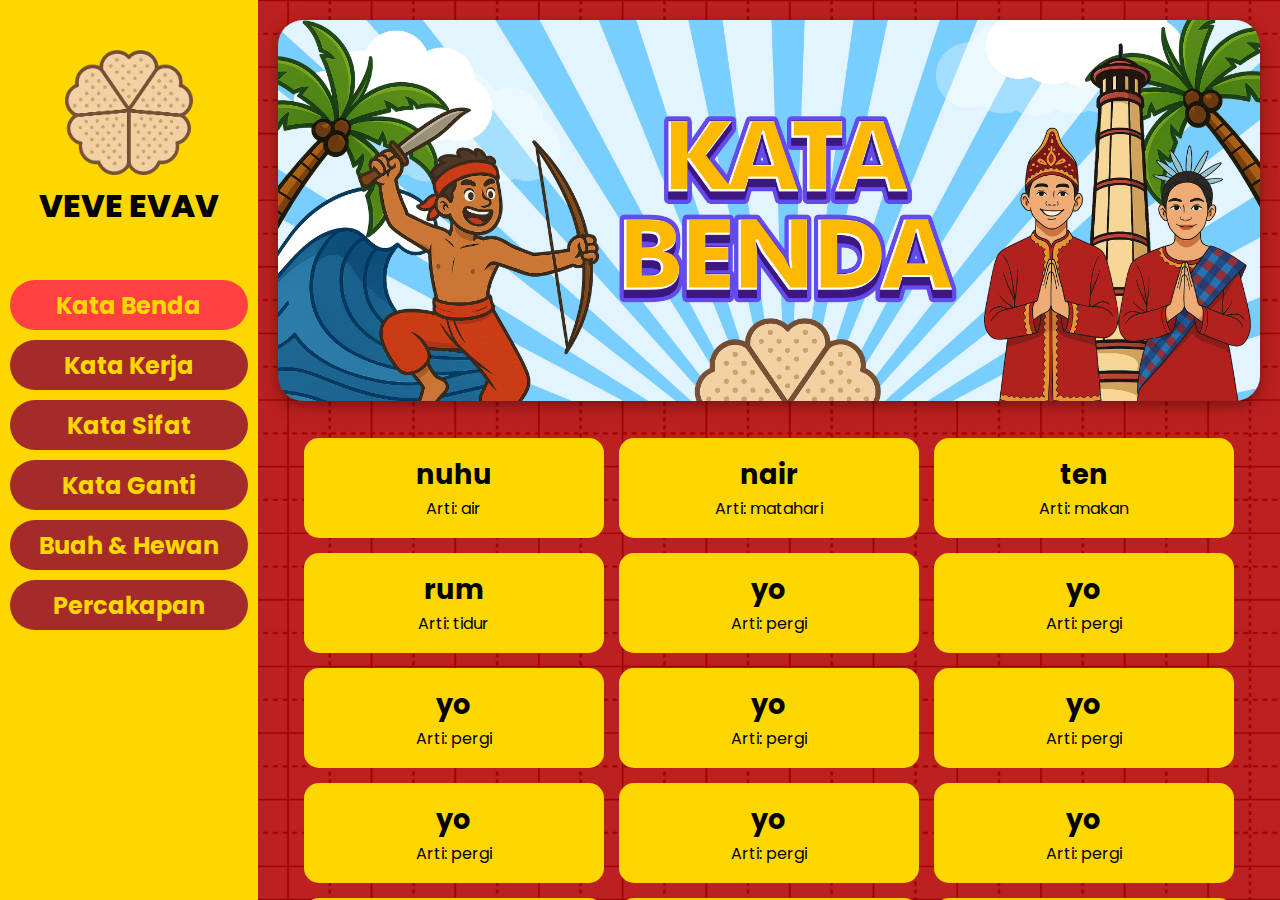
<file: benda.html>
<!DOCTYPE html>
<html lang="en">
<head>
    <meta charset="UTF-8">
    <meta name="viewport" content="width=device-width, initial-scale=1.0">
    <link rel="shortcut icon" type="x-icon" href="./asset/logoembal.png">
    <title>Kata Benda</title>
    <link rel="preconnect" href="https://fonts.googleapis.com">
    <link rel="preconnect" href="https://fonts.gstatic.com" crossorigin>
    <link href="https://fonts.googleapis.com/css2?family=Poppins:ital,wght@0,100;0,200;0,300;0,400;0,500;0,600;0,700;0,800;0,900;1,100;1,200;1,300;1,400;1,500;1,600;1,700;1,800;1,900&display=swap" rel="stylesheet">
    <link rel="stylesheet" href="./css/benda.css">
</head>
<body>
    <section class="box">
        <div class="left-box">
            <a href="index.html"><img src="./asset/logoembal.png"></a>
            <h1>VEVE EVAV</h1>
            <div class="boxes">
                 <a href="benda.html"><div class="box-in box-on">
                    <h2>Kata Benda</h2>
                </div></a>
                <a href="kerja.html"><div class="box-in">
                    <h2>Kata Kerja</h2>
                </div></a>
                <a href="sifat.html"><div class="box-in">
                    <h2>Kata Sifat</h2>
                </div></a>
                <a href="ganti.html"><div class="box-in">
                    <h2>Kata Ganti</h2>
                </div></a>
                <a href="buahHewan.html"><div class="box-in">
                    <h2>Buah & Hewan</h2>
                </div></a>
                <a href="cakap.html"><div class="box-in">
                    <h2>Percakapan</h2>
                </div></a>
            </div>
        </div>
        <div class="right-box">
            <div class="nav">
                <img src="./asset/hero1.jpg">
            </div>
            <div id="cards">

            </div>
            <div class="nav-pilh">
                <div class="up"><h1>PILIH PEMBELAJARAN</h1></div>
                <div class="pil">
                    <ul>
                        <a href="index.html"><li>Beranda</li></a>
                        <a href="benda.html"><li>Kata Benda</li></a>
                        <a href="kerja.html"><li>Kata Kerja</li></a>
                        <a href="sifat.html"><li>Kata Sifat</li></a>
                        <a href="ganti.html"><li>Kata Ganti</li></a>
                        <a href="buahHewan.html"><li>Buah & Hewan</li></a>
                        <a href="cakap.html"><li>Percakapan</li></a>
                    </ul>
                </div>
            </div>
        </div>
    </section>

    <script src="./script/benda.js"></script>
</body>
</html>
</file>
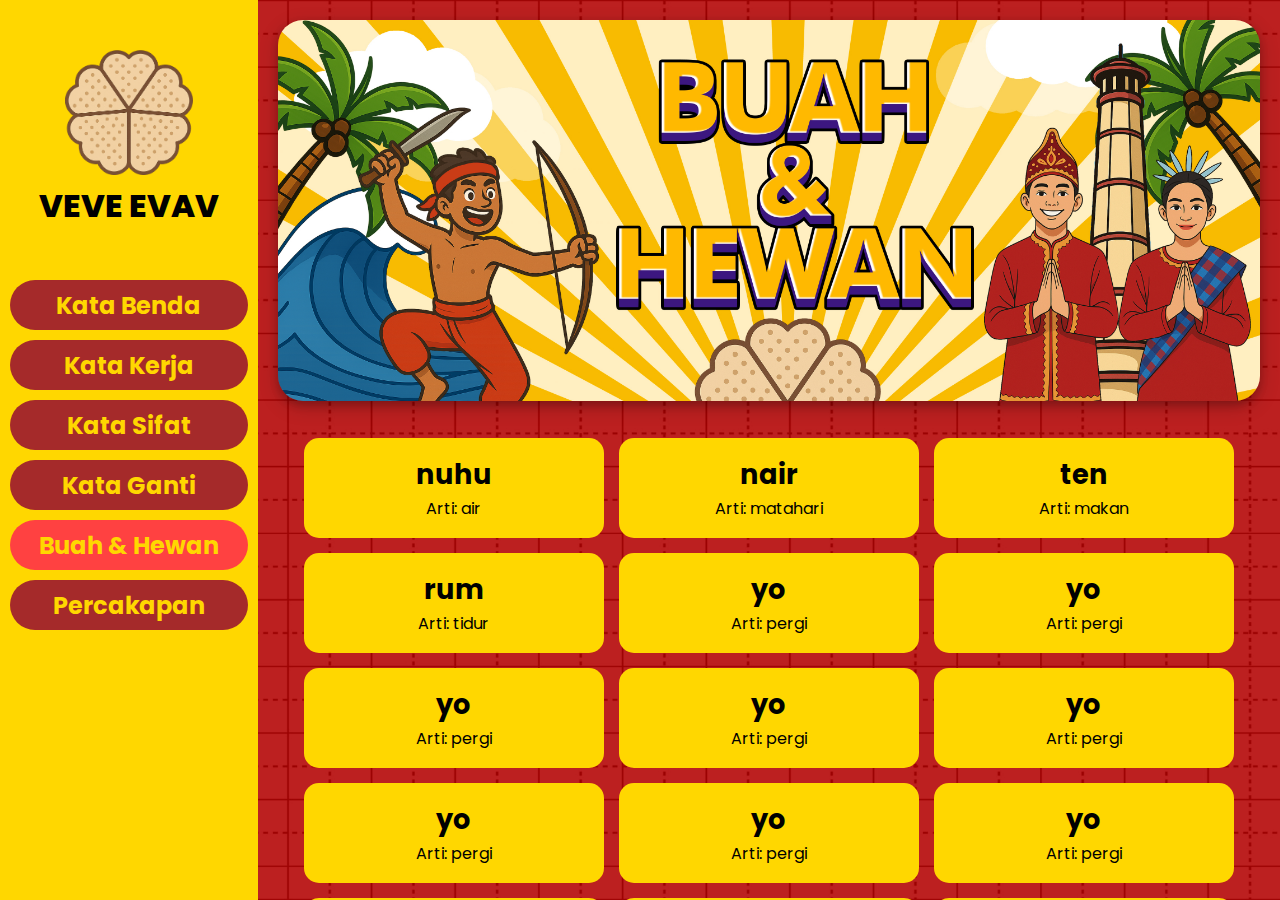
<file: buahHewan.html>
<!DOCTYPE html>
<html lang="en">
<head>
    <meta charset="UTF-8">
    <meta name="viewport" content="width=device-width, initial-scale=1.0">
    <link rel="shortcut icon" type="x-icon" href="./asset/logoembal.png">
    <title>Buah dan Hewan</title>
    <link rel="preconnect" href="https://fonts.googleapis.com">
    <link rel="preconnect" href="https://fonts.gstatic.com" crossorigin>
    <link href="https://fonts.googleapis.com/css2?family=Poppins:ital,wght@0,100;0,200;0,300;0,400;0,500;0,600;0,700;0,800;0,900;1,100;1,200;1,300;1,400;1,500;1,600;1,700;1,800;1,900&display=swap" rel="stylesheet">
    <link rel="stylesheet" href="./css/buahhewan.css">
</head>
<body>
    <section class="box">
        <div class="left-box">
            <a href="index.html"><img src="./asset/logoembal.png"></a>
            <h1>VEVE EVAV</h1>
            <div class="boxes">
                <a href="benda.html"><div class="box-in">
                    <h2>Kata Benda</h2>
                </div></a>
                <a href="kerja.html"><div class="box-in">
                    <h2>Kata Kerja</h2>
                </div></a>
                <a href="sifat.html"><div class="box-in">
                    <h2>Kata Sifat</h2>
                </div></a>
                <a href="ganti.html"><div class="box-in">
                    <h2>Kata Ganti</h2>
                </div></a>
                <a href="buahHewan.html"><div class="box-in box-on">
                    <h2>Buah & Hewan</h2>
                </div></a>
                <a href="cakap.html"><div class="box-in">
                    <h2>Percakapan</h2>
                </div></a>
            </div>
        </div>
        <div class="right-box">
            <div class="nav">
                <img src="./asset/latar4.jpg">
            </div>
            <div id="cards">

            </div>
            <div class="nav-pilh">
                <div class="up"><h1>PILIH PEMBELAJARAN</h1></div>
                <div class="pil">
                    <ul>
                        <a href="index.html"><li>Beranda</li></a>
                        <a href="benda.html"><li>Kata Benda</li></a>
                        <a href="kerja.html"><li>Kata Kerja</li></a>
                        <a href="sifat.html"><li>Kata Sifat</li></a>
                        <a href="ganti.html"><li>Kata Ganti</li></a>
                        <a href="buahHewan.html"><li>Buah & Hewan</li></a>
                        <a href="cakap.html"><li>Percakapan</li></a>
                    </ul>
                </div>
            </div>
        </div>
    </section>

    <script src="./script/buahHewan.js"></script>
</body>
</html>
</file>
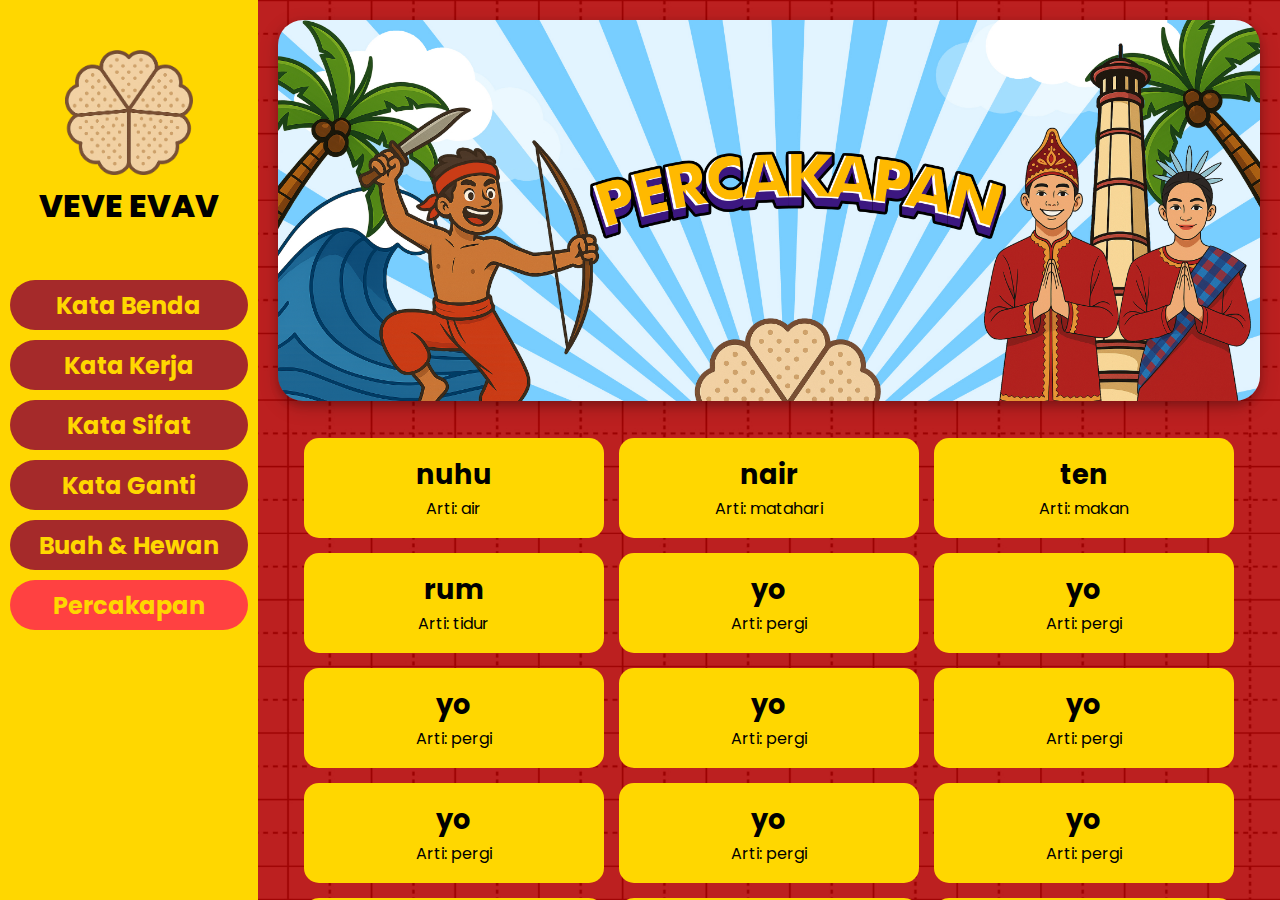
<file: cakap.html>
<!DOCTYPE html>
<html lang="en">
<head>
    <meta charset="UTF-8">
    <meta name="viewport" content="width=device-width, initial-scale=1.0">
    <link rel="shortcut icon" type="x-icon" href="./asset/logoembal.png">
    <title>Percakapan</title>
    <link rel="preconnect" href="https://fonts.googleapis.com">
    <link rel="preconnect" href="https://fonts.gstatic.com" crossorigin>
    <link href="https://fonts.googleapis.com/css2?family=Poppins:ital,wght@0,100;0,200;0,300;0,400;0,500;0,600;0,700;0,800;0,900;1,100;1,200;1,300;1,400;1,500;1,600;1,700;1,800;1,900&display=swap" rel="stylesheet">
    <link rel="stylesheet" href="./css/cakap.css">
</head>
<body>
    <section class="box">
        <div class="left-box">
            <a href="index.html"><img src="./asset/logoembal.png"></a>
            <h1>VEVE EVAV</h1>
            <div class="boxes">
                <a href="benda.html"><div class="box-in">
                    <h2>Kata Benda</h2>
                </div></a>
                <a href="kerja.html"><div class="box-in">
                    <h2>Kata Kerja</h2>
                </div></a>
                <a href="sifat.html"><div class="box-in">
                    <h2>Kata Sifat</h2>
                </div></a>
                <a href="ganti.html"><div class="box-in">
                    <h2>Kata Ganti</h2>
                </div></a>
                <a href="buahHewan.html"><div class="box-in">
                    <h2>Buah & Hewan</h2>
                </div></a>
                <a href="cakap.html"><div class="box-in box-on">
                    <h2>Percakapan</h2>
                </div></a>
            </div>
        </div>
        <div class="right-box">
            <div class="nav">
                <img src="./asset/latar5.jpg">
            </div>
            <div id="cards">

            </div>
            <div class="nav-pilh">
                <div class="up"><h1>PILIH PEMBELAJARAN</h1></div>
                <div class="pil">
                    <ul>
                        <a href="index.html"><li>Beranda</li></a>
                        <a href="benda.html"><li>Kata Benda</li></a>
                        <a href="kerja.html"><li>Kata Kerja</li></a>
                        <a href="sifat.html"><li>Kata Sifat</li></a>
                        <a href="ganti.html"><li>Kata Ganti</li></a>
                        <a href="buahHewan.html"><li>Buah & Hewan</li></a>
                        <a href="cakap.html"><li>Percakapan</li></a>
                    </ul>
                </div>
            </div>
        </div>
    </section>

    <script src="./script/cakap.js"></script>
</body>
</html>
</file>
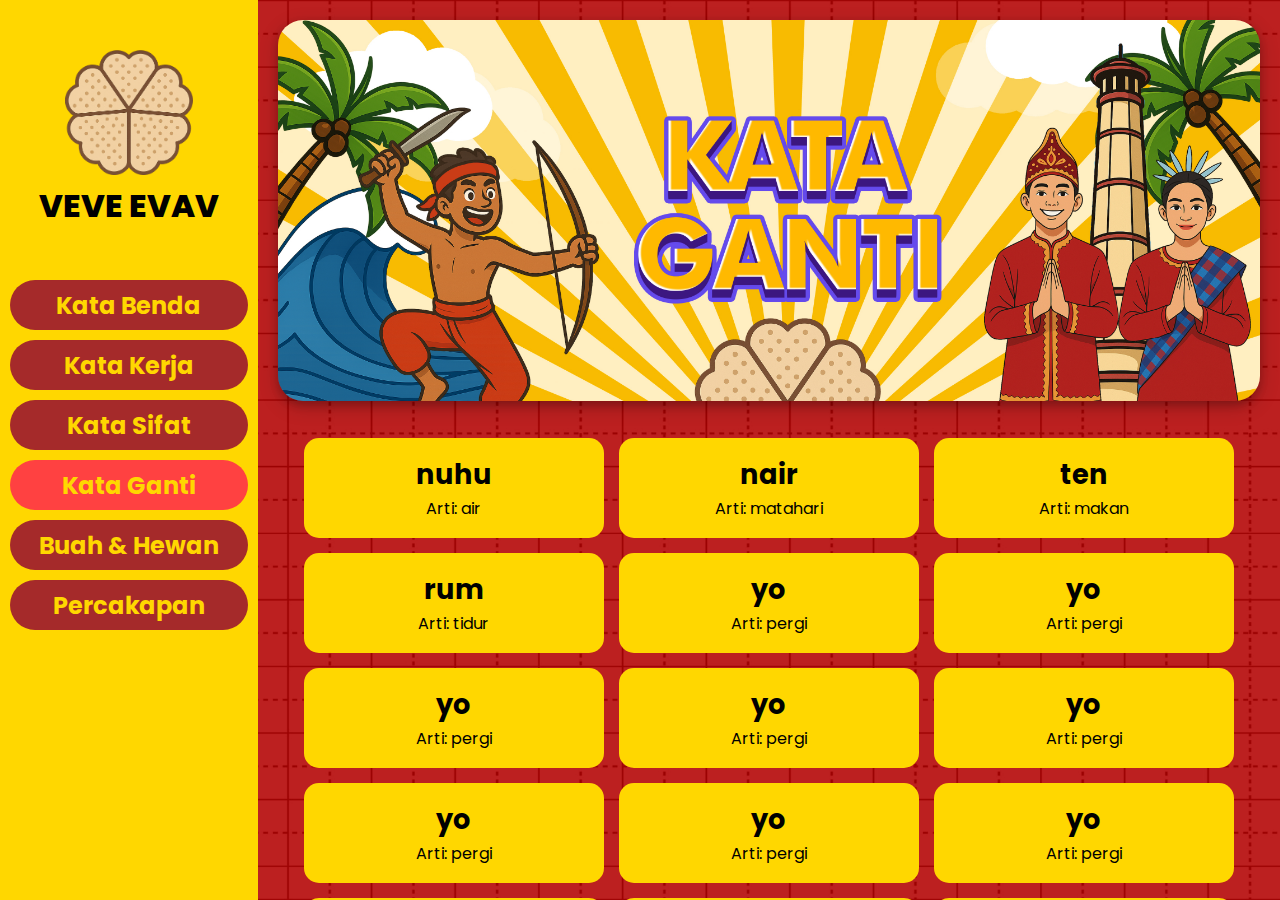
<file: ganti.html>
<!DOCTYPE html>
<html lang="en">
<head>
    <meta charset="UTF-8">
    <meta name="viewport" content="width=device-width, initial-scale=1.0">
    <link rel="shortcut icon" type="x-icon" href="./asset/logoembal.png">
    <title>Kata Ganti</title>
    <link rel="preconnect" href="https://fonts.googleapis.com">
    <link rel="preconnect" href="https://fonts.gstatic.com" crossorigin>
    <link href="https://fonts.googleapis.com/css2?family=Poppins:ital,wght@0,100;0,200;0,300;0,400;0,500;0,600;0,700;0,800;0,900;1,100;1,200;1,300;1,400;1,500;1,600;1,700;1,800;1,900&display=swap" rel="stylesheet">
    <link rel="stylesheet" href="./css/ganti.css">
</head>
<body>
    <section class="box">
        <div class="left-box">
            <a href="index.html"><img src="./asset/logoembal.png"></a>
            <h1>VEVE EVAV</h1>
            <div class="boxes">
                <a href="benda.html"><div class="box-in">
                    <h2>Kata Benda</h2>
                </div></a>
                <a href="kerja.html"><div class="box-in">
                    <h2>Kata Kerja</h2>
                </div></a>
                <a href="sifat.html"><div class="box-in">
                    <h2>Kata Sifat</h2>
                </div></a>
                <a href="ganti.html"><div class="box-in box-on">
                    <h2>Kata Ganti</h2>
                </div></a>
                <a href="buahHewan.html"><div class="box-in">
                    <h2>Buah & Hewan</h2>
                </div></a>
                <a href="cakap.html"><div class="box-in">
                    <h2>Percakapan</h2>
                </div></a>
            </div>
        </div>
        <div class="right-box">
            <div class="nav">
                <img src="./asset/latar3.jpg">
            </div>
            <div id="cards">

            </div>
            <div class="nav-pilh">
                <div class="up"><h1>PILIH PEMBELAJARAN</h1></div>
                <div class="pil">
                    <ul>
                        <a href="index.html"><li>Beranda</li></a>
                        <a href="benda.html"><li>Kata Benda</li></a>
                        <a href="kerja.html"><li>Kata Kerja</li></a>
                        <a href="sifat.html"><li>Kata Sifat</li></a>
                        <a href="ganti.html"><li>Kata Ganti</li></a>
                        <a href="buahHewan.html"><li>Buah & Hewan</li></a>
                        <a href="cakap.html"><li>Percakapan</li></a>
                    </ul>
                </div>
            </div>
        </div>
    </section>

    <script src="./script/ganti.js"></script>
</body>
</html>
</file>
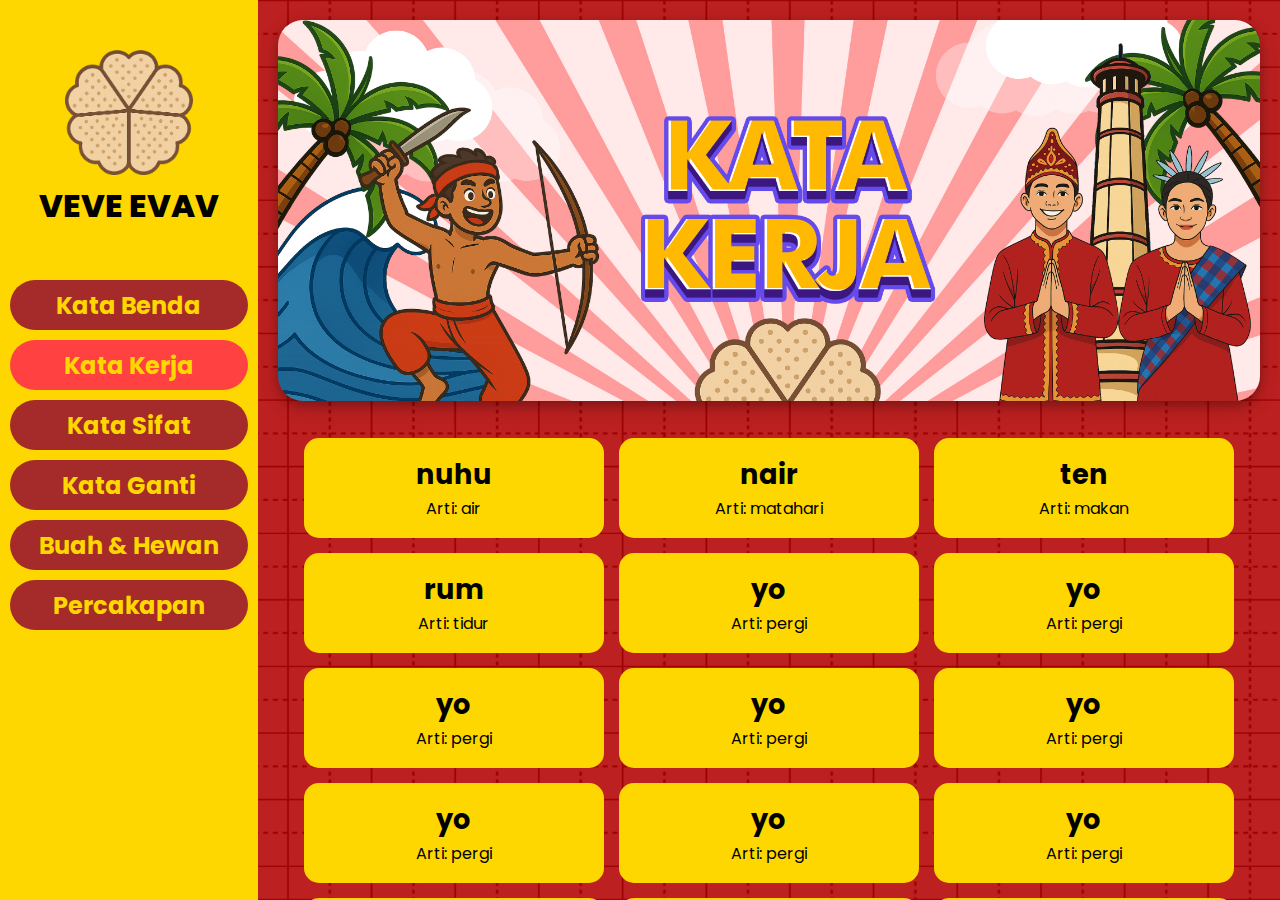
<file: kerja.html>
<!DOCTYPE html>
<html lang="en">
<head>
    <meta charset="UTF-8">
    <meta name="viewport" content="width=device-width, initial-scale=1.0">
    <link rel="shortcut icon" type="x-icon" href="./asset/logoembal.png">
    <title>Kata Kerja</title>
    <link rel="preconnect" href="https://fonts.googleapis.com">
    <link rel="preconnect" href="https://fonts.gstatic.com" crossorigin>
    <link href="https://fonts.googleapis.com/css2?family=Poppins:ital,wght@0,100;0,200;0,300;0,400;0,500;0,600;0,700;0,800;0,900;1,100;1,200;1,300;1,400;1,500;1,600;1,700;1,800;1,900&display=swap" rel="stylesheet">
    <link rel="stylesheet" href="./css/kerja.css">
</head>
<body>
    <section class="box">
        <div class="left-box">
            <a href="index.html"><img src="./asset/logoembal.png"></a>
            <h1>VEVE EVAV</h1>
            <div class="boxes">
                <a href="benda.html"><div class="box-in">
                    <h2>Kata Benda</h2>
                </div></a>
                <a href="kerja.html"><div class="box-in box-on">
                    <h2>Kata Kerja</h2>
                </div></a>
                <a href="sifat.html"><div class="box-in">
                    <h2>Kata Sifat</h2>
                </div></a>
                <a href="ganti.html"><div class="box-in">
                    <h2>Kata Ganti</h2>
                </div></a>
                <a href="buahHewan.html"><div class="box-in">
                    <h2>Buah & Hewan</h2>
                </div></a>
                <a href="cakap.html"><div class="box-in">
                    <h2>Percakapan</h2>
                </div></a>
            </div>
        </div>
        <div class="right-box">
            <div class="nav">
                <img src="./asset/latar1.jpg">
            </div>
            <div id="cards">

            </div>
            <div class="nav-pilh">
                <div class="up"><h1>PILIH PEMBELAJARAN</h1></div>
                <div class="pil">
                    <ul>
                        <a href="index.html"><li>Beranda</li></a>
                        <a href="benda.html"><li>Kata Benda</li></a>
                        <a href="kerja.html"><li>Kata Kerja</li></a>
                        <a href="sifat.html"><li>Kata Sifat</li></a>
                        <a href="ganti.html"><li>Kata Ganti</li></a>
                        <a href="buahHewan.html"><li>Buah & Hewan</li></a>
                        <a href="cakap.html"><li>Percakapan</li></a>
                    </ul>
                </div>
            </div>
        </div>
    </section>

    <script src="./script/kerja.js"></script>
</body>
</html>
</file>
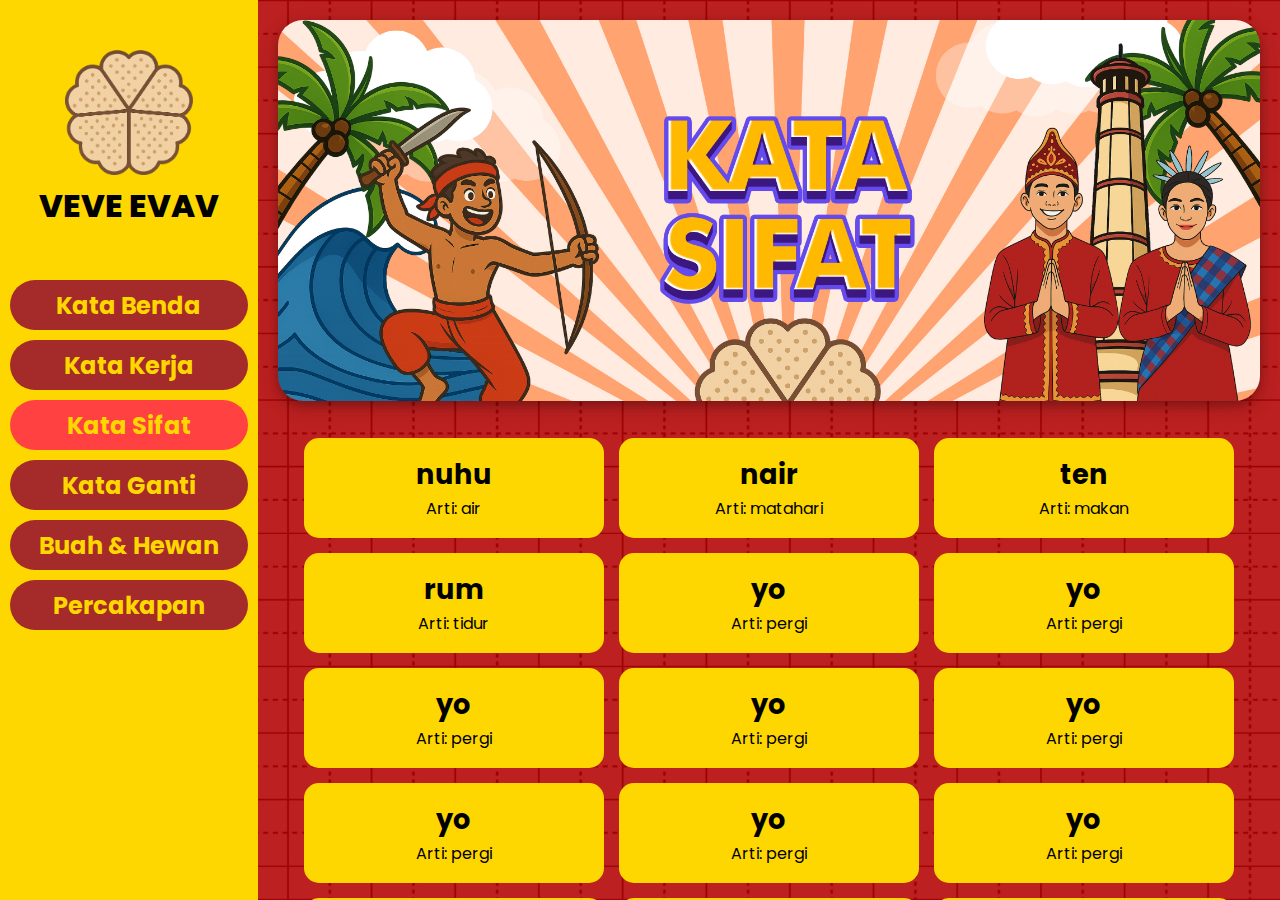
<file: sifat.html>
<!DOCTYPE html>
<html lang="en">
<head>
    <meta charset="UTF-8">
    <meta name="viewport" content="width=device-width, initial-scale=1.0">
    <link rel="shortcut icon" type="x-icon" href="./asset/logoembal.png">
    <title>Kata Sifat</title>
    <link rel="preconnect" href="https://fonts.googleapis.com">
    <link rel="preconnect" href="https://fonts.gstatic.com" crossorigin>
    <link href="https://fonts.googleapis.com/css2?family=Poppins:ital,wght@0,100;0,200;0,300;0,400;0,500;0,600;0,700;0,800;0,900;1,100;1,200;1,300;1,400;1,500;1,600;1,700;1,800;1,900&display=swap" rel="stylesheet">
    <link rel="stylesheet" href="./css/sifat.css">
</head>
<body>
    <section class="box">
        <div class="left-box">
            <a href="index.html"><img src="./asset/logoembal.png"></a>
            <h1>VEVE EVAV</h1>
            <div class="boxes">
               <a href="benda.html"><div class="box-in">
                    <h2>Kata Benda</h2>
                </div></a>
                <a href="kerja.html"><div class="box-in">
                    <h2>Kata Kerja</h2>
                </div></a>
                <a href="sifat.html"><div class="box-in box-on">
                    <h2>Kata Sifat</h2>
                </div></a>
                <a href="ganti.html"><div class="box-in">
                    <h2>Kata Ganti</h2>
                </div></a>
                <a href="buahHewan.html"><div class="box-in">
                    <h2>Buah & Hewan</h2>
                </div></a>
                <a href="cakap.html"><div class="box-in">
                    <h2>Percakapan</h2>
                </div></a>
            </div>
        </div>
        <div class="right-box">
            <div class="nav">
                <img src="./asset/latar2.jpg">
            </div>
            <div id="cards">

            </div>
            <div class="nav-pilh">
                <div class="up"><h1>PILIH PEMBELAJARAN</h1></div>
                <div class="pil">
                    <ul>
                        <a href="index.html"><li>Beranda</li></a>
                        <a href="benda.html"><li>Kata Benda</li></a>
                        <a href="kerja.html"><li>Kata Kerja</li></a>
                        <a href="sifat.html"><li>Kata Sifat</li></a>
                        <a href="ganti.html"><li>Kata Ganti</li></a>
                        <a href="buahHewan.html"><li>Buah & Hewan</li></a>
                        <a href="cakap.html"><li>Percakapan</li></a>
                    </ul>
                </div>
            </div>
        </div>
    </section>

    <script src="./script/sifat.js"></script>
</body>
</html>
</file>
<file: css/benda.css>
* {
    margin: 0;
    padding: 0;
    box-sizing: border-box;
}

body {
    font-family: 'Poppins', sans-serif;
    color: white;
}

.box {
    display: flex;
    height: 100vh;
}

.left-box {
    background-color: gold;
    width: 20rem;
    text-align: center;
    overflow: hidden;
    padding: 10px;
}

.left-box img {
    width: 8rem;
    cursor: pointer;
    margin-top: 40px;
}

.left-box h1 {
    color: black;
    font-weight: 800;
    font-size: 2rem;
    cursor: pointer;
}

.boxes {
    margin-top: 50px;
}

.box-in {
    width: 100%;
    height: 50px;
    background-color: brown;
    color: gold;
    border-radius: 25px;
    margin-top: 10px;
    margin-bottom: 10px;
    display: flex;
    justify-content: center;
    align-items: center;
    cursor: pointer;
    transition: 0.5s ease;
}

a {
    text-decoration: none;
}

.box-in:hover {
    background-color: gold;
    color: brown;
    border: solid 2px brown;
}

.box-on {
    background-color: rgb(255, 65, 65);
}

.right-box {
    background-image: url(../asset/backgroundhero2.jpg);
    background-position: center;
    background-size: cover;
    background-repeat: no-repeat;
    width: 100%;
    overflow: auto;
    padding: 20px;
    /* position: relative; */
}

.nav img {
    width: 100%;
    border-radius: 25px;
    box-shadow: 0 4px 8px 0 rgba(0, 0, 0, 0.2), 0 6px 20px 0 rgba(0, 0, 0, 0.19);
}

#cards {
    display: flex;
    justify-content: center;
    flex-wrap: wrap;
    gap: 15px;
    padding: 30px 20px;
}

.card {
    background-color:gold;
    width: 300px;
    height: 100px;
    padding: 10px;
    border-radius: 15px;
    color: black;
    display: flex;
    justify-content: center;
    flex-direction: column;
    align-items: center;
}

.card h3 {
    font-size: 1.7rem;
}

/* ====================================== */
/* ====================================== */
.nav-pilh {
    display: none;
}
/* ========================================================================== */
/* ========================================================================== */
/* ========================================================================== */

/* tabel */
@media (max-width: 758px) {
    html {
        font-size: 62.5%;
    }

    .right-box .nav {
        padding: none;
    }

}
/* handphone */
@media (max-width: 470px) {
    html {
        font-size: 55%;
    }
    
    .left-box {
        display: none;
    }

    #cards {
        padding: 30px 0;
    }

    .card {
        width: 115px;
        height: 80px;
    }

    .right-box {
        padding: 0;
    }

    .nav img {
        border-radius: 0;
        box-shadow: none;
    }

    .nav-pilh {
    display: flex;
    justify-content: center;
    align-items: center;
    position: relative;
}

.up {
    width: 60%;
    height: 5rem;
    display: flex;
    justify-content: center;
    align-items: center;
    position: fixed;
    bottom: 30px;
    z-index: 5;
    /* margin-bottom: 100px; */
    background: rgba(0, 0, 0, 0.212);  /* semi transparan */
    border-radius: 16px;
    padding: 20px;
    backdrop-filter: blur(10px);           /* efek blur kaca */
    -webkit-backdrop-filter: blur(10px);   /* untuk Safari */
    border: 1px solid rgba(255, 255, 255, 0.2);
    box-shadow: 0 4px 30px rgba(0, 0, 0, 0.1);
    color: white;
    cursor: pointer;
}

.pil {
    width: 90%;
    position: fixed;
    bottom: -100%;
    z-index: 1;
    background: rgba(0, 0, 0, 0.212);  /* semi transparan */
    border-radius: 16px;
    padding: 20px;
    backdrop-filter: blur(10px);           /* efek blur kaca */
    -webkit-backdrop-filter: blur(10px);   /* untuk Safari */
    border: 1px solid rgba(255, 255, 255, 0.2);
    box-shadow: 0 4px 30px rgba(0, 0, 0, 0.1);
    color: white;
    box-sizing: border-box;
    opacity: 0;
    transition: 0.4s linear;
}

.add {
    bottom: 90px;
    opacity: 1;
}

.pil ul li {
    font-size: 2rem;
    margin: 10px;
    list-style: none;
    font-weight: 800;
    background-color: rgba(255, 0, 0, 0.507);
    padding: 10px;
    border-radius: 20px;
    color: white;
}
}


/* lain lagi */

@media (max-width: 393px) {
    .card {
        width: 100px;
        height: 70px;
    }
}
</file>
<file: css/buahhewan.css>
* {
    margin: 0;
    padding: 0;
    box-sizing: border-box;
}

body {
    font-family: 'Poppins', sans-serif;
    color: white;
}

.box {
    display: flex;
    height: 100vh;
}

.left-box {
    background-color: gold;
    width: 20rem;
    text-align: center;
    overflow: hidden;
    padding: 10px;
}

.left-box img {
    width: 8rem;
    cursor: pointer;
    margin-top: 40px;
}

.left-box h1 {
    color: black;
    font-weight: 800;
    font-size: 2rem;
    cursor: pointer;
}

.boxes {
    margin-top: 50px;
}

.box-in {
    width: 100%;
    height: 50px;
    background-color: brown;
    color: gold;
    border-radius: 25px;
    margin-top: 10px;
    margin-bottom: 10px;
    display: flex;
    justify-content: center;
    align-items: center;
    cursor: pointer;
    transition: 0.5s ease;
}

a {
    text-decoration: none;
}

.box-in:hover {
    background-color: gold;
    color: brown;
    border: solid 2px brown;
}

.box-on {
    background-color: rgb(255, 65, 65);
}

.right-box {
    background-image: url(../asset/backgroundhero2.jpg);
    background-position: center;
    background-size: cover;
    background-repeat: no-repeat;
    width: 100%;
    overflow: auto;
    padding: 20px;
}

.nav img {
    width: 100%;
    border-radius: 25px;
    box-shadow: 0 4px 8px 0 rgba(0, 0, 0, 0.2), 0 6px 20px 0 rgba(0, 0, 0, 0.19);
}

#cards {
    display: flex;
    justify-content: center;
    flex-wrap: wrap;
    gap: 15px;
    padding: 30px 20px;
}

.card {
    background-color:gold;
    width: 300px;
    height: 100px;
    padding: 10px;
    border-radius: 15px;
    color: black;
    display: flex;
    justify-content: center;
    flex-direction: column;
    align-items: center;
}

.card h3 {
    font-size: 1.7rem;
}

/* ====================================== */
/* ====================================== */
.nav-pilh {
    display: none;
}

/* ========================================================================== */
/* ========================================================================== */
/* ========================================================================== */

/* tabel */
@media (max-width: 758px) {
    html {
        font-size: 62.5%;
    }

    .right-box .nav {
        padding: none;
    }

}
/* handphone */
@media (max-width: 470px) {
    html {
        font-size: 60%;
    }
    
    .left-box {
        display: none;
    }

    #cards {
        padding: 30px 0;
    }

    .card {
        width: 115px;
        height: 80px;
    }

    .right-box {
        padding: 0;
    }

    .nav img {
        border-radius: 0;
        box-shadow: none;
    }

     .nav-pilh {
    display: flex;
    justify-content: center;
    align-items: center;
    position: relative;
}

.up {
    width: 50%;
    height: 5rem;
    display: flex;
    justify-content: center;
    align-items: center;
    position: fixed;
    bottom: 30px;
    z-index: 5;
    /* margin-bottom: 100px; */
    background: rgba(0, 0, 0, 0.212);  /* semi transparan */
    border-radius: 16px;
    padding: 20px;
    backdrop-filter: blur(10px);           /* efek blur kaca */
    -webkit-backdrop-filter: blur(10px);   /* untuk Safari */
    border: 1px solid rgba(255, 255, 255, 0.2);
    box-shadow: 0 4px 30px rgba(0, 0, 0, 0.1);
    color: white;
    cursor: pointer;
}

.pil {
    width: 90%;
    position: fixed;
    bottom: -100%;
    z-index: 1;
    background: rgba(0, 0, 0, 0.212);  /* semi transparan */
    border-radius: 16px;
    padding: 20px;
    backdrop-filter: blur(10px);           /* efek blur kaca */
    -webkit-backdrop-filter: blur(10px);   /* untuk Safari */
    border: 1px solid rgba(255, 255, 255, 0.2);
    box-shadow: 0 4px 30px rgba(0, 0, 0, 0.1);
    color: white;
    box-sizing: border-box;
    opacity: 0;
    transition: 0.4s linear;
}

.add {
    bottom: 90px;
    opacity: 1;
}

.pil ul li {
    font-size: 2rem;
    margin: 10px;
    list-style: none;
    font-weight: 800;
    background-color: rgba(255, 0, 0, 0.507);
    padding: 10px;
    border-radius: 20px;
    color: white;
}
}


/* lain lagi */

@media (max-width: 393px) {
    .card {
        width: 100px;
        height: 70px;
    }
}
</file>
<file: css/cakap.css>
* {
    margin: 0;
    padding: 0;
    box-sizing: border-box;
}

body {
    font-family: 'Poppins', sans-serif;
    color: white;
}

.box {
    display: flex;
    height: 100vh;
}

.left-box {
    background-color: gold;
    width: 20rem;
    text-align: center;
    overflow: hidden;
    padding: 10px;
}

.left-box img {
    width: 8rem;
    cursor: pointer;
    margin-top: 40px;
}

.left-box h1 {
    color: black;
    font-weight: 800;
    font-size: 2rem;
    cursor: pointer;
}

.boxes {
    margin-top: 50px;
}

.box-in {
    width: 100%;
    height: 50px;
    background-color: brown;
    color: gold;
    border-radius: 25px;
    margin-top: 10px;
    margin-bottom: 10px;
    display: flex;
    justify-content: center;
    align-items: center;
    cursor: pointer;
    transition: 0.5s ease;
}

a {
    text-decoration: none;
}

.box-in:hover {
    background-color: gold;
    color: brown;
    border: solid 2px brown;
}

.box-on {
    background-color: rgb(255, 65, 65);
}

.right-box {
    background-image: url(../asset/backgroundhero2.jpg);
    background-position: center;
    background-size: cover;
    background-repeat: no-repeat;
    width: 100%;
    overflow: auto;
    padding: 20px;
}

.nav img {
    width: 100%;
    border-radius: 25px;
    box-shadow: 0 4px 8px 0 rgba(0, 0, 0, 0.2), 0 6px 20px 0 rgba(0, 0, 0, 0.19);
}

#cards {
    display: flex;
    justify-content: center;
    flex-wrap: wrap;
    gap: 15px;
    padding: 30px 20px;
}

.card {
    background-color:gold;
    width: 300px;
    height: 100px;
    padding: 10px;
    border-radius: 15px;
    color: black;
    display: flex;
    justify-content: center;
    flex-direction: column;
    align-items: center;
}

.card h3 {
    font-size: 1.7rem;
}

/* ====================================== */
/* ====================================== */
.nav-pilh {
    display: none;
}

/* ========================================================================== */
/* ========================================================================== */
/* ========================================================================== */

/* tabel */
@media (max-width: 758px) {
    html {
        font-size: 62.5%;
    }

    .right-box .nav {
        padding: none;
    }

}
/* handphone */
@media (max-width: 470px) {
    html {
        font-size: 60%;
    }
    
    .left-box {
        display: none;
    }

    #cards {
        padding: 30px 0;
    }

    .card {
        width: 115px;
        height: 80px;
    }

    .right-box {
        padding: 0;
    }

    .nav img {
        border-radius: 0;
        box-shadow: none;
    }

     .nav-pilh {
    display: flex;
    justify-content: center;
    align-items: center;
    position: relative;
}

.up {
    width: 50%;
    height: 5rem;
    display: flex;
    justify-content: center;
    align-items: center;
    position: fixed;
    bottom: 30px;
    z-index: 5;
    /* margin-bottom: 100px; */
    background: rgba(0, 0, 0, 0.212);  /* semi transparan */
    border-radius: 16px;
    padding: 20px;
    backdrop-filter: blur(10px);           /* efek blur kaca */
    -webkit-backdrop-filter: blur(10px);   /* untuk Safari */
    border: 1px solid rgba(255, 255, 255, 0.2);
    box-shadow: 0 4px 30px rgba(0, 0, 0, 0.1);
    color: white;
    cursor: pointer;
}

.pil {
    width: 90%;
    position: fixed;
    bottom: -100%;
    z-index: 1;
    background: rgba(0, 0, 0, 0.212);  /* semi transparan */
    border-radius: 16px;
    padding: 20px;
    backdrop-filter: blur(10px);           /* efek blur kaca */
    -webkit-backdrop-filter: blur(10px);   /* untuk Safari */
    border: 1px solid rgba(255, 255, 255, 0.2);
    box-shadow: 0 4px 30px rgba(0, 0, 0, 0.1);
    color: white;
    box-sizing: border-box;
    opacity: 0;
    transition: 0.4s linear;
}

.add {
    bottom: 90px;
    opacity: 1;
}

.pil ul li {
    font-size: 2rem;
    margin: 10px;
    list-style: none;
    font-weight: 800;
    background-color: rgba(255, 0, 0, 0.507);
    padding: 10px;
    border-radius: 20px;
    color: white;
}
}


/* lain lagi */

@media (max-width: 393px) {
    .card {
        width: 100px;
        height: 70px;
    }
}
</file>
<file: css/ganti.css>
* {
    margin: 0;
    padding: 0;
    box-sizing: border-box;
}

body {
    font-family: 'Poppins', sans-serif;
    color: white;
}

.box {
    display: flex;
    height: 100vh;
}

.left-box {
    background-color: gold;
    width: 20rem;
    text-align: center;
    overflow: hidden;
    padding: 10px;
}

.left-box img {
    width: 8rem;
    cursor: pointer;
    margin-top: 40px;
}

.left-box h1 {
    color: black;
    font-weight: 800;
    font-size: 2rem;
    cursor: pointer;
}

.boxes {
    margin-top: 50px;
}

.box-in {
    width: 100%;
    height: 50px;
    background-color: brown;
    color: gold;
    border-radius: 25px;
    margin-top: 10px;
    margin-bottom: 10px;
    display: flex;
    justify-content: center;
    align-items: center;
    cursor: pointer;
    transition: 0.5s ease;
}

a {
    text-decoration: none;
}

.box-in:hover {
    background-color: gold;
    color: brown;
    border: solid 2px brown;
}

.box-on {
    background-color: rgb(255, 65, 65);
}

.right-box {
    background-image: url(../asset/backgroundhero2.jpg);
    background-position: center;
    background-size: cover;
    background-repeat: no-repeat;
    width: 100%;
    overflow: auto;
    padding: 20px;
}

.nav img {
    width: 100%;
    border-radius: 25px;
    box-shadow: 0 4px 8px 0 rgba(0, 0, 0, 0.2), 0 6px 20px 0 rgba(0, 0, 0, 0.19);
}

#cards {
    display: flex;
    justify-content: center;
    flex-wrap: wrap;
    gap: 15px;
    padding: 30px 20px;
}

.card {
    background-color:gold;
    width: 300px;
    height: 100px;
    padding: 10px;
    border-radius: 15px;
    color: black;
    display: flex;
    justify-content: center;
    flex-direction: column;
    align-items: center;
}

.card h3 {
    font-size: 1.7rem;
}

/* ====================================== */
/* ====================================== */
.nav-pilh {
    display: none;
}
/* ========================================================================== */
/* ========================================================================== */
/* ========================================================================== */

/* tabel */
@media (max-width: 758px) {
    html {
        font-size: 62.5%;
    }

    .right-box .nav {
        padding: none;
    }

}
/* handphone */
@media (max-width: 470px) {
    html {
        font-size: 60%;
    }
    
    .left-box {
        display: none;
    }

    #cards {
        padding: 30px 0;
    }

    .card {
        width: 115px;
        height: 80px;
    }

    .right-box {
        padding: 0;
    }

    .nav img {
        border-radius: 0;
        box-shadow: none;
    }

     .nav-pilh {
    display: flex;
    justify-content: center;
    align-items: center;
    position: relative;
}

.up {
    width: 50%;
    height: 5rem;
    display: flex;
    justify-content: center;
    align-items: center;
    position: fixed;
    bottom: 30px;
    z-index: 5;
    /* margin-bottom: 100px; */
    background: rgba(0, 0, 0, 0.212);  /* semi transparan */
    border-radius: 16px;
    padding: 20px;
    backdrop-filter: blur(10px);           /* efek blur kaca */
    -webkit-backdrop-filter: blur(10px);   /* untuk Safari */
    border: 1px solid rgba(255, 255, 255, 0.2);
    box-shadow: 0 4px 30px rgba(0, 0, 0, 0.1);
    color: white;
    cursor: pointer;
}

.pil {
    width: 90%;
    position: fixed;
    bottom: -100%;
    z-index: 1;
    background: rgba(0, 0, 0, 0.212);  /* semi transparan */
    border-radius: 16px;
    padding: 20px;
    backdrop-filter: blur(10px);           /* efek blur kaca */
    -webkit-backdrop-filter: blur(10px);   /* untuk Safari */
    border: 1px solid rgba(255, 255, 255, 0.2);
    box-shadow: 0 4px 30px rgba(0, 0, 0, 0.1);
    color: white;
    box-sizing: border-box;
    opacity: 0;
    transition: 0.4s linear;
}

.add {
    bottom: 90px;
    opacity: 1;
}

.pil ul li {
    font-size: 2rem;
    margin: 10px;
    list-style: none;
    font-weight: 800;
    background-color: rgba(255, 0, 0, 0.507);
    padding: 10px;
    border-radius: 20px;
    color: white;
}
}


/* lain lagi */

@media (max-width: 393px) {
    .card {
        width: 100px;
        height: 70px;
    }
}
</file>
<file: css/kerja.css>
* {
    margin: 0;
    padding: 0;
    box-sizing: border-box;
}

body {
    font-family: 'Poppins', sans-serif;
    color: white;
}

.box {
    display: flex;
    height: 100vh;
}

.left-box {
    background-color: gold;
    width: 20rem;
    text-align: center;
    overflow: hidden;
    padding: 10px;
}

.left-box img {
    width: 8rem;
    cursor: pointer;
    margin-top: 40px;
}

.left-box h1 {
    color: black;
    font-weight: 800;
    font-size: 2rem;
    cursor: pointer;
}

.boxes {
    margin-top: 50px;
}

.box-in {
    width: 100%;
    height: 50px;
    background-color: brown;
    color: gold;
    border-radius: 25px;
    margin-top: 10px;
    margin-bottom: 10px;
    display: flex;
    justify-content: center;
    align-items: center;
    cursor: pointer;
    transition: 0.5s ease;
}

a {
    text-decoration: none;
}

.box-in:hover {
    background-color: gold;
    color: brown;
    border: solid 2px brown;
}

.box-on {
    background-color: rgb(255, 65, 65);
}

.right-box {
    background-image: url(../asset/backgroundhero2.jpg);
    background-position: center;
    background-size: cover;
    background-repeat: no-repeat;
    width: 100%;
    overflow: auto;
    padding: 20px;
}

.nav img {
    width: 100%;
    border-radius: 25px;
    box-shadow: 0 4px 8px 0 rgba(0, 0, 0, 0.2), 0 6px 20px 0 rgba(0, 0, 0, 0.19);
}

#cards {
    display: flex;
    justify-content: center;
    flex-wrap: wrap;
    gap: 15px;
    padding: 30px 20px;
}

.card {
    background-color:gold;
    width: 300px;
    height: 100px;
    padding: 10px;
    border-radius: 15px;
    color: black;
    display: flex;
    justify-content: center;
    flex-direction: column;
    align-items: center;
}

.card h3 {
    font-size: 1.7rem;
}

/* ====================================== */
/* ====================================== */
.nav-pilh {
    display: none;
}
/* ========================================================================== */
/* ========================================================================== */
/* ========================================================================== */

/* tabel */
@media (max-width: 758px) {
    html {
        font-size: 62.5%;
    }

    .right-box .nav {
        padding: none;
    }

}
/* handphone */
@media (max-width: 470px) {
    html {
        font-size: 60%;
    }
    
    .left-box {
        display: none;
    }

    #cards {
        padding: 30px 0;
    }

    .card {
        width: 115px;
        height: 80px;
    }

    .right-box {
        padding: 0;
    }

    .nav img {
        border-radius: 0;
        box-shadow: none;
    }

     .nav-pilh {
    display: flex;
    justify-content: center;
    align-items: center;
    position: relative;
}

.up {
    width: 50%;
    height: 5rem;
    display: flex;
    justify-content: center;
    align-items: center;
    position: fixed;
    bottom: 30px;
    z-index: 5;
    /* margin-bottom: 100px; */
    background: rgba(0, 0, 0, 0.212);  /* semi transparan */
    border-radius: 16px;
    padding: 20px;
    backdrop-filter: blur(10px);           /* efek blur kaca */
    -webkit-backdrop-filter: blur(10px);   /* untuk Safari */
    border: 1px solid rgba(255, 255, 255, 0.2);
    box-shadow: 0 4px 30px rgba(0, 0, 0, 0.1);
    color: white;
    cursor: pointer;
}

.pil {
    width: 90%;
    position: fixed;
    bottom: -100%;
    z-index: 1;
    background: rgba(0, 0, 0, 0.212);  /* semi transparan */
    border-radius: 16px;
    padding: 20px;
    backdrop-filter: blur(10px);           /* efek blur kaca */
    -webkit-backdrop-filter: blur(10px);   /* untuk Safari */
    border: 1px solid rgba(255, 255, 255, 0.2);
    box-shadow: 0 4px 30px rgba(0, 0, 0, 0.1);
    color: white;
    box-sizing: border-box;
    opacity: 0;
    transition: 0.4s linear;
}

.add {
    bottom: 90px;
    opacity: 1;
}

.pil ul li {
    font-size: 2rem;
    margin: 10px;
    list-style: none;
    font-weight: 800;
    background-color: rgba(255, 0, 0, 0.507);
    padding: 10px;
    border-radius: 20px;
    color: white;
}
}


/* lain lagi */

@media (max-width: 393px) {
    .card {
        width: 100px;
        height: 70px;
    }
}
</file>
<file: css/sifat.css>
* {
    margin: 0;
    padding: 0;
    box-sizing: border-box;
}

body {
    font-family: 'Poppins', sans-serif;
    color: white;
}

.box {
    display: flex;
    height: 100vh;
}

.left-box {
    background-color: gold;
    width: 20rem;
    text-align: center;
    overflow: hidden;
    padding: 10px;
}

.left-box img {
    width: 8rem;
    cursor: pointer;
    margin-top: 40px;
}

.left-box h1 {
    color: black;
    font-weight: 800;
    font-size: 2rem;
    cursor: pointer;
}

.boxes {
    margin-top: 50px;
}

.box-in {
    width: 100%;
    height: 50px;
    background-color: brown;
    color: gold;
    border-radius: 25px;
    margin-top: 10px;
    margin-bottom: 10px;
    display: flex;
    justify-content: center;
    align-items: center;
    cursor: pointer;
    transition: 0.5s ease;
}

a {
    text-decoration: none;
}

.box-in:hover {
    background-color: gold;
    color: brown;
    border: solid 2px brown;
}

.box-on {
    background-color: rgb(255, 65, 65);
}

.right-box {
    background-image: url(../asset/backgroundhero2.jpg);
    background-position: center;
    background-size: cover;
    background-repeat: no-repeat;
    width: 100%;
    overflow: auto;
    padding: 20px;
}

.nav img {
    width: 100%;
    border-radius: 25px;
    box-shadow: 0 4px 8px 0 rgba(0, 0, 0, 0.2), 0 6px 20px 0 rgba(0, 0, 0, 0.19);
}

#cards {
    display: flex;
    justify-content: center;
    flex-wrap: wrap;
    gap: 15px;
    padding: 30px 20px;
}

.card {
    background-color:gold;
    width: 300px;
    height: 100px;
    padding: 10px;
    border-radius: 15px;
    color: black;
    display: flex;
    justify-content: center;
    flex-direction: column;
    align-items: center;
}

.card h3 {
    font-size: 1.7rem;
}

/* ====================================== */
/* ====================================== */
.nav-pilh {
    display: none;
}
/* ========================================================================== */
/* ========================================================================== */
/* ========================================================================== */

/* tabel */
@media (max-width: 758px) {
    html {
        font-size: 62.5%;
    }

    .right-box .nav {
        padding: none;
    }

}
/* handphone */
@media (max-width: 470px) {
    html {
        font-size: 60%;
    }
    
    .left-box {
        display: none;
    }

    #cards {
        padding: 30px 0;
    }

    .card {
        width: 115px;
        height: 80px;
    }

    .right-box {
        padding: 0;
    }

    .nav img {
        border-radius: 0;
        box-shadow: none;
    }

     .nav-pilh {
    display: flex;
    justify-content: center;
    align-items: center;
    position: relative;
}

.up {
    width: 50%;
    height: 5rem;
    display: flex;
    justify-content: center;
    align-items: center;
    position: fixed;
    bottom: 30px;
    z-index: 5;
    /* margin-bottom: 100px; */
    background: rgba(0, 0, 0, 0.212);  /* semi transparan */
    border-radius: 16px;
    padding: 20px;
    backdrop-filter: blur(10px);           /* efek blur kaca */
    -webkit-backdrop-filter: blur(10px);   /* untuk Safari */
    border: 1px solid rgba(255, 255, 255, 0.2);
    box-shadow: 0 4px 30px rgba(0, 0, 0, 0.1);
    color: white;
    cursor: pointer;
}

.pil {
    width: 90%;
    position: fixed;
    bottom: -100%;
    z-index: 1;
    background: rgba(0, 0, 0, 0.212);  /* semi transparan */
    border-radius: 16px;
    padding: 20px;
    backdrop-filter: blur(10px);           /* efek blur kaca */
    -webkit-backdrop-filter: blur(10px);   /* untuk Safari */
    border: 1px solid rgba(255, 255, 255, 0.2);
    box-shadow: 0 4px 30px rgba(0, 0, 0, 0.1);
    color: white;
    box-sizing: border-box;
    opacity: 0;
    transition: 0.4s linear;
}

.add {
    bottom: 90px;
    opacity: 1;
}

.pil ul li {
    font-size: 2rem;
    margin: 10px;
    list-style: none;
    font-weight: 800;
    background-color: rgba(255, 0, 0, 0.507);
    padding: 10px;
    border-radius: 20px;
    color: white;
}
}


/* lain lagi */

@media (max-width: 393px) {
    .card {
        width: 100px;
        height: 70px;
    }
}
</file>
